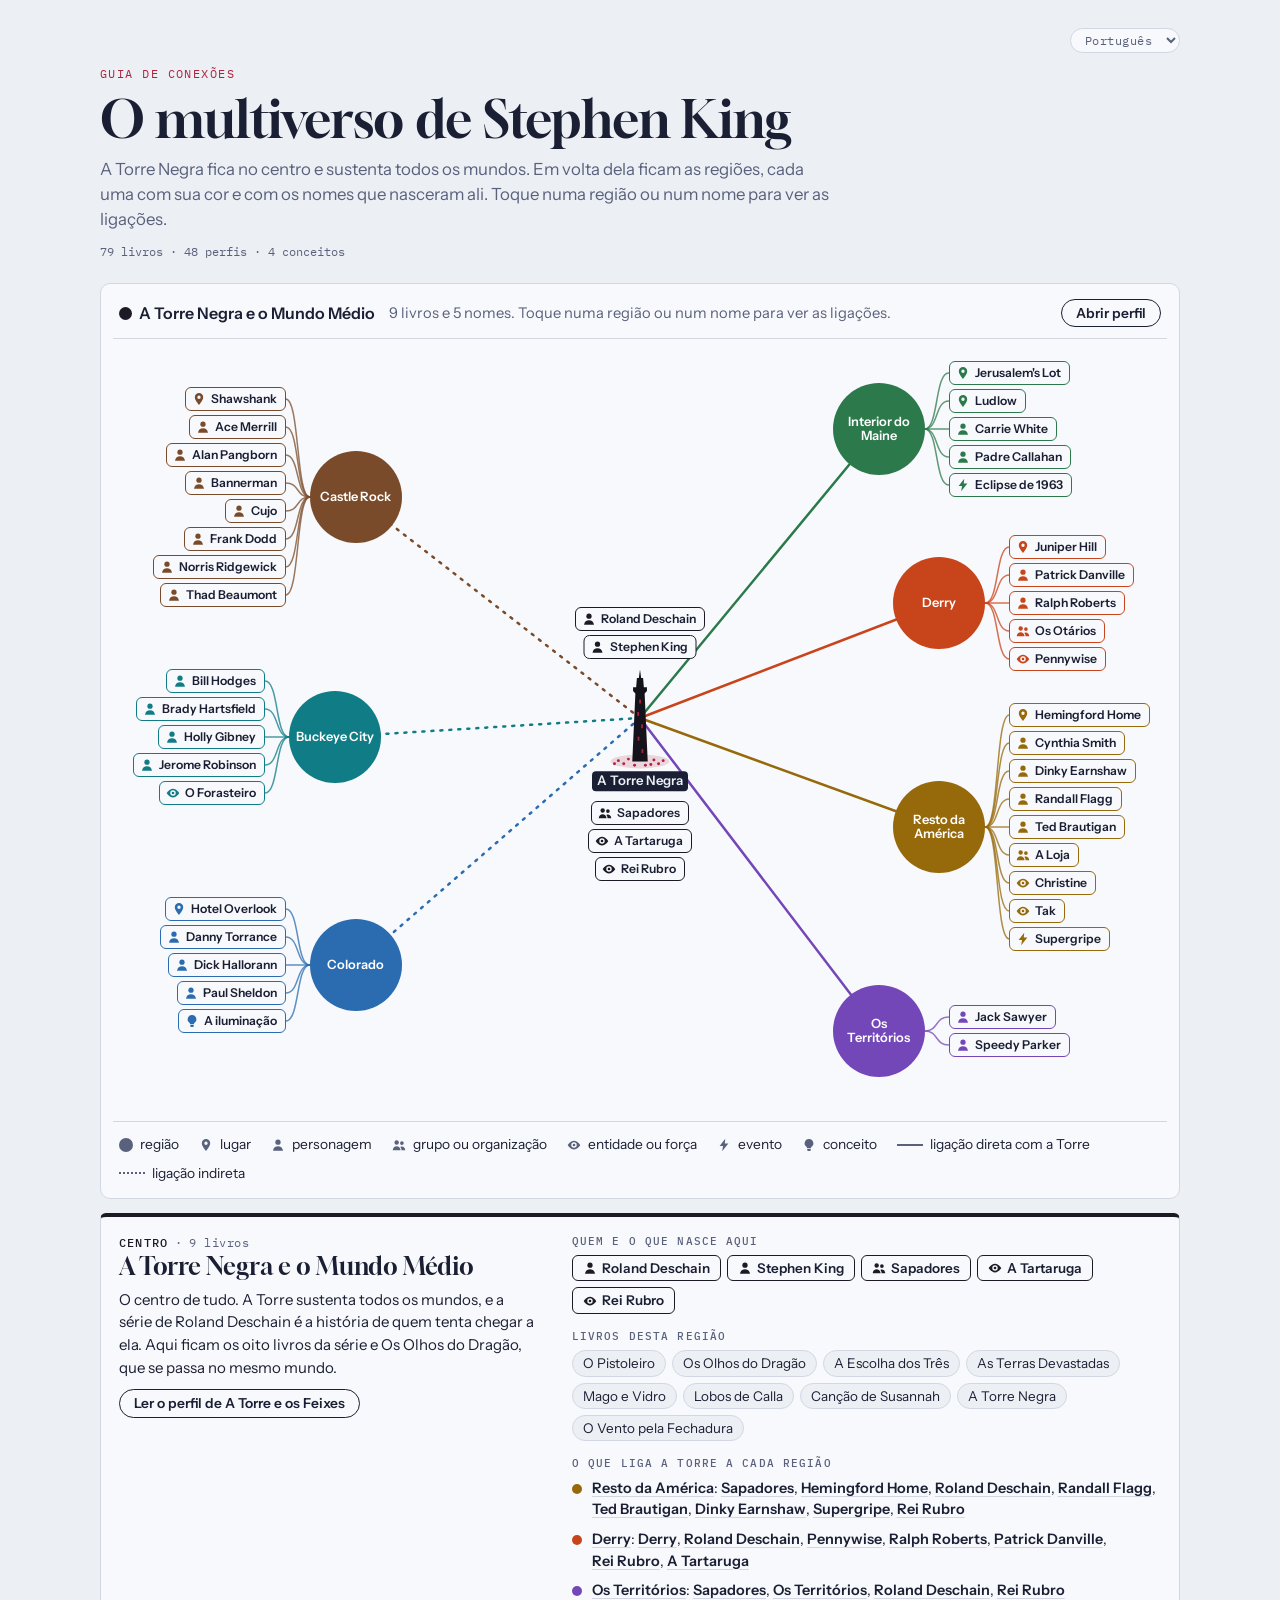
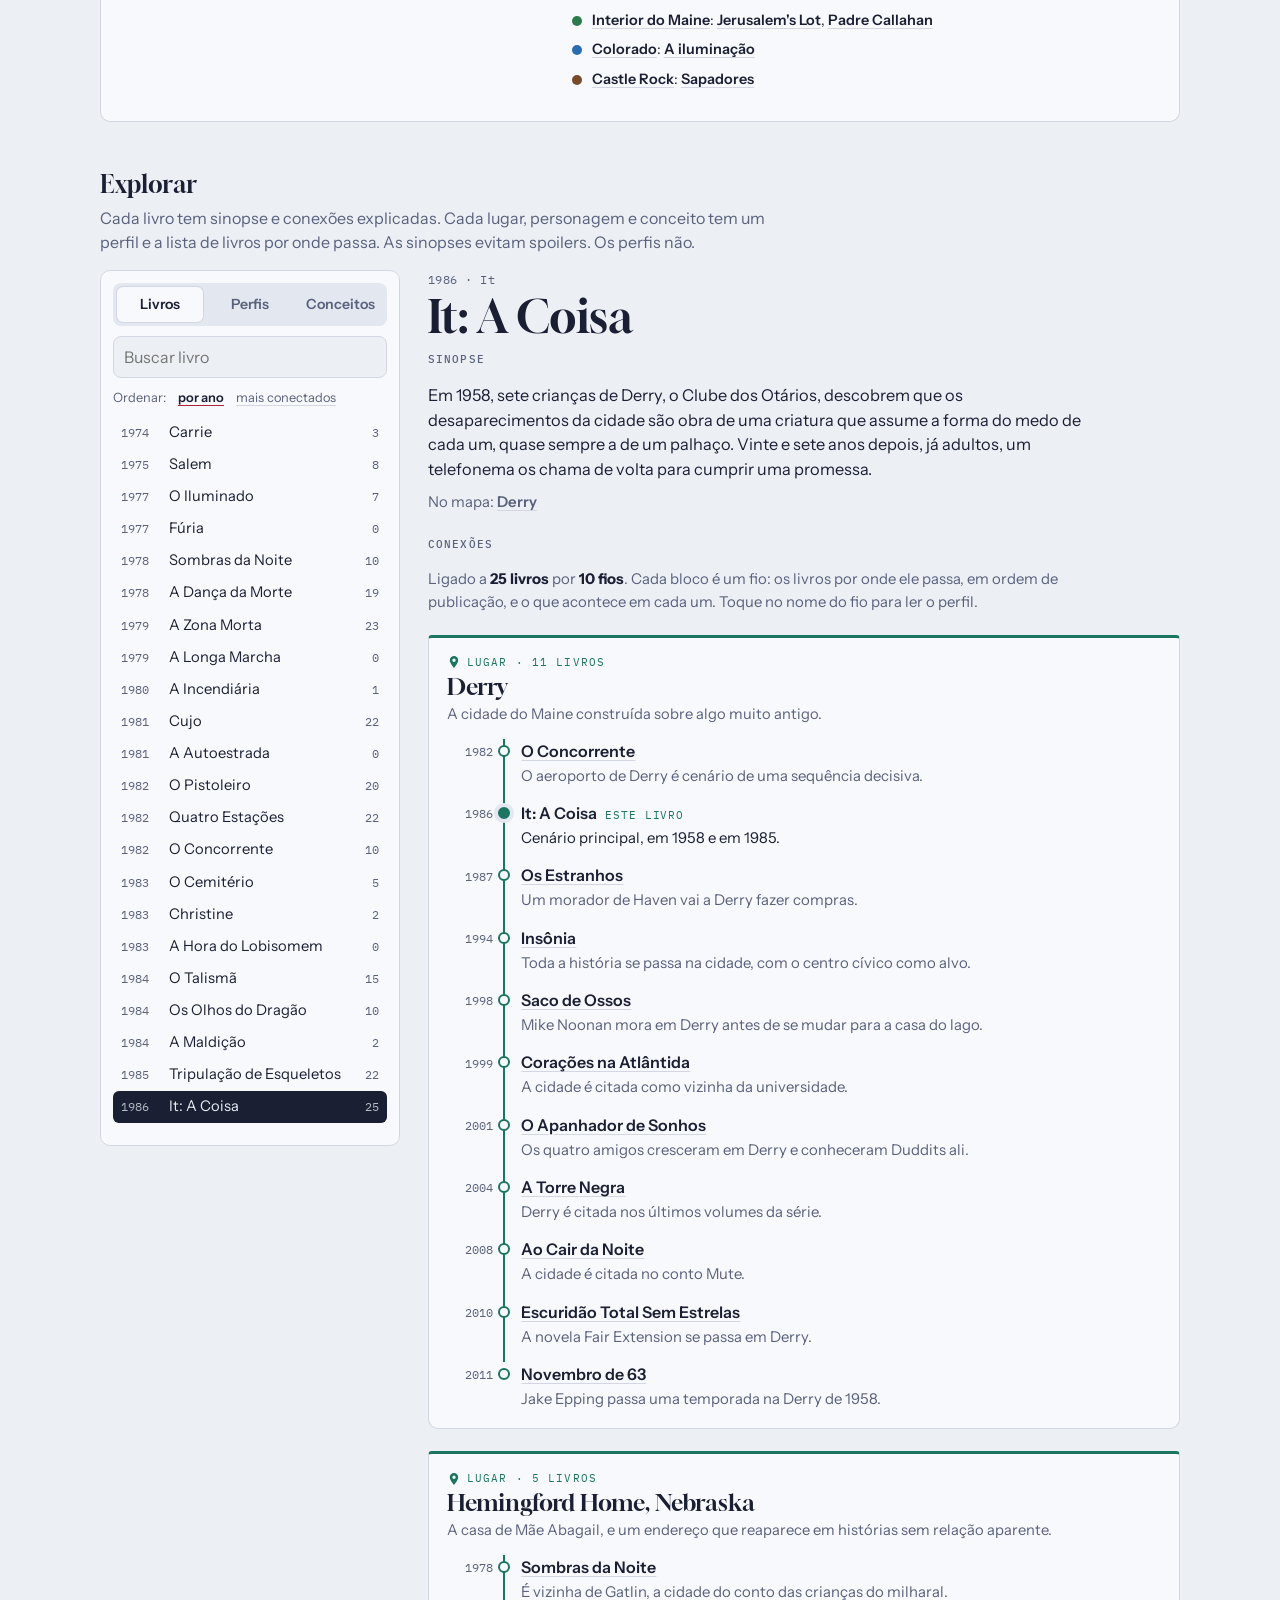
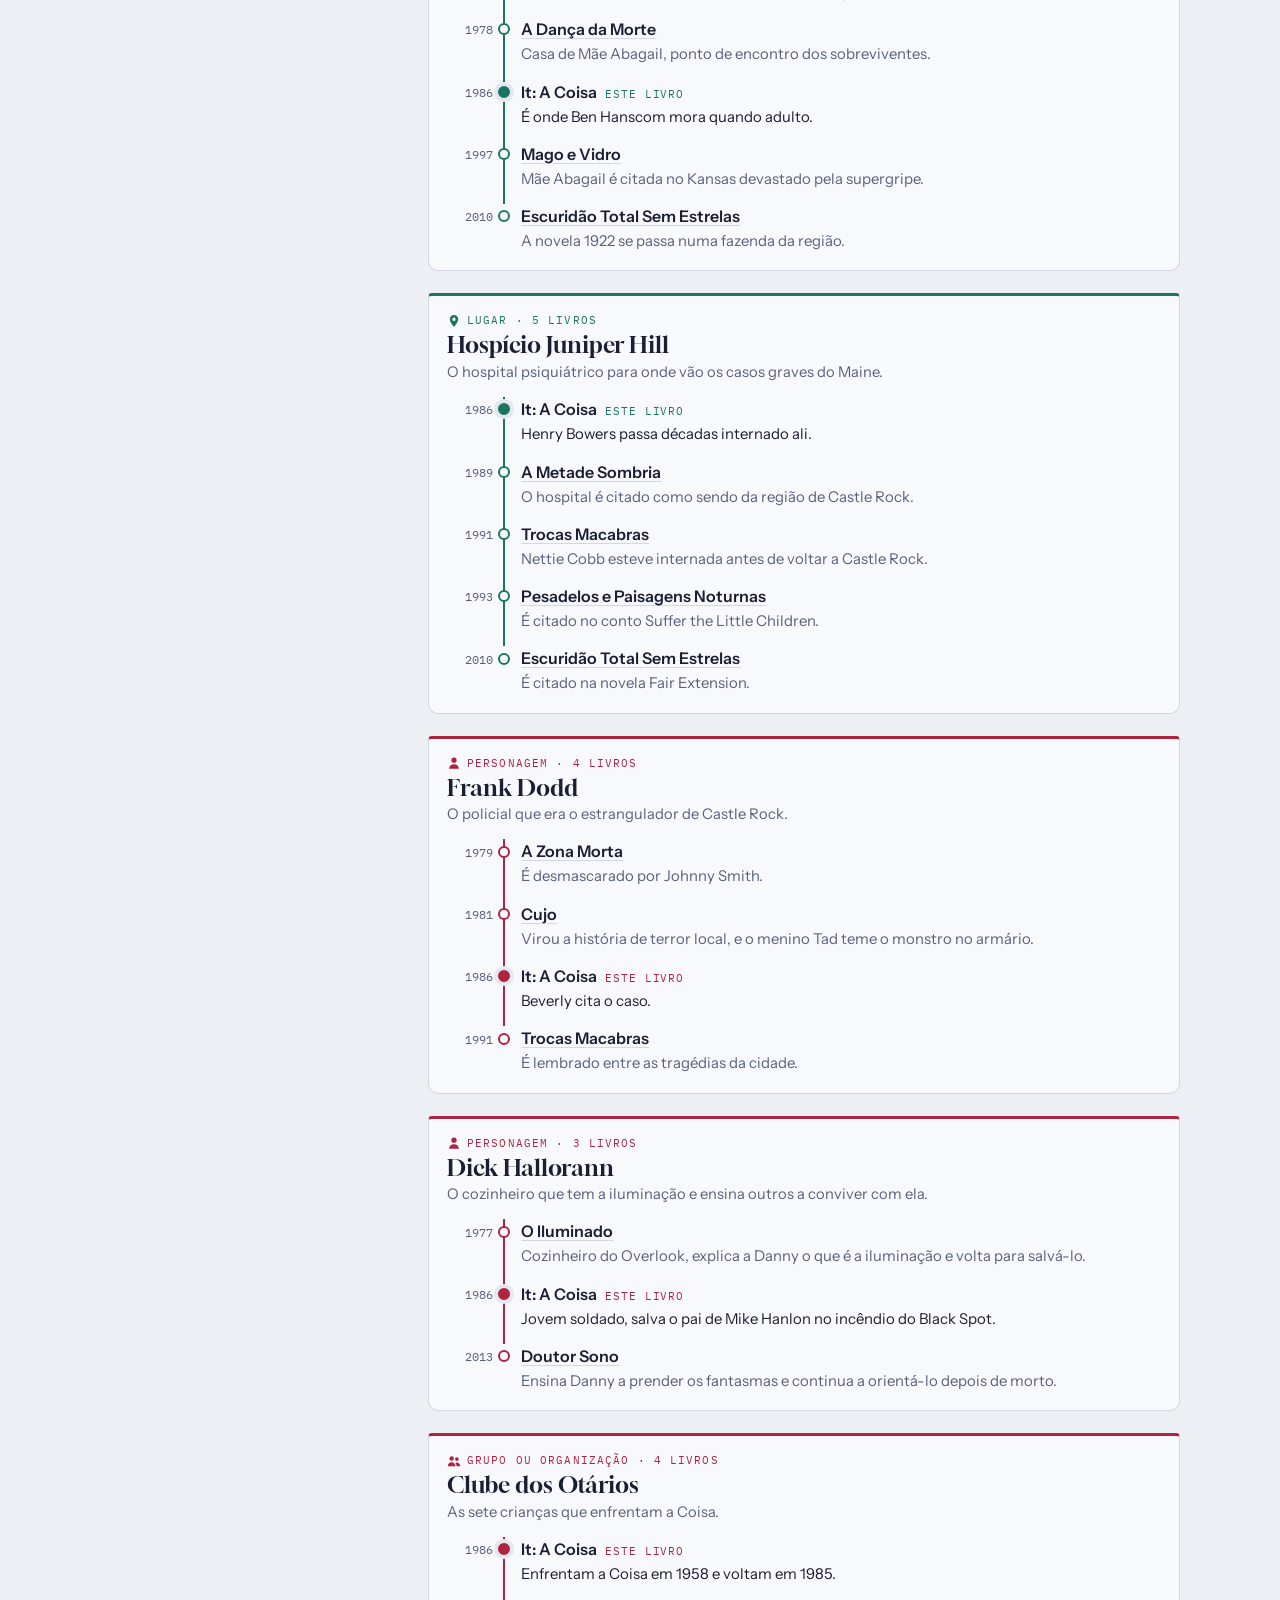
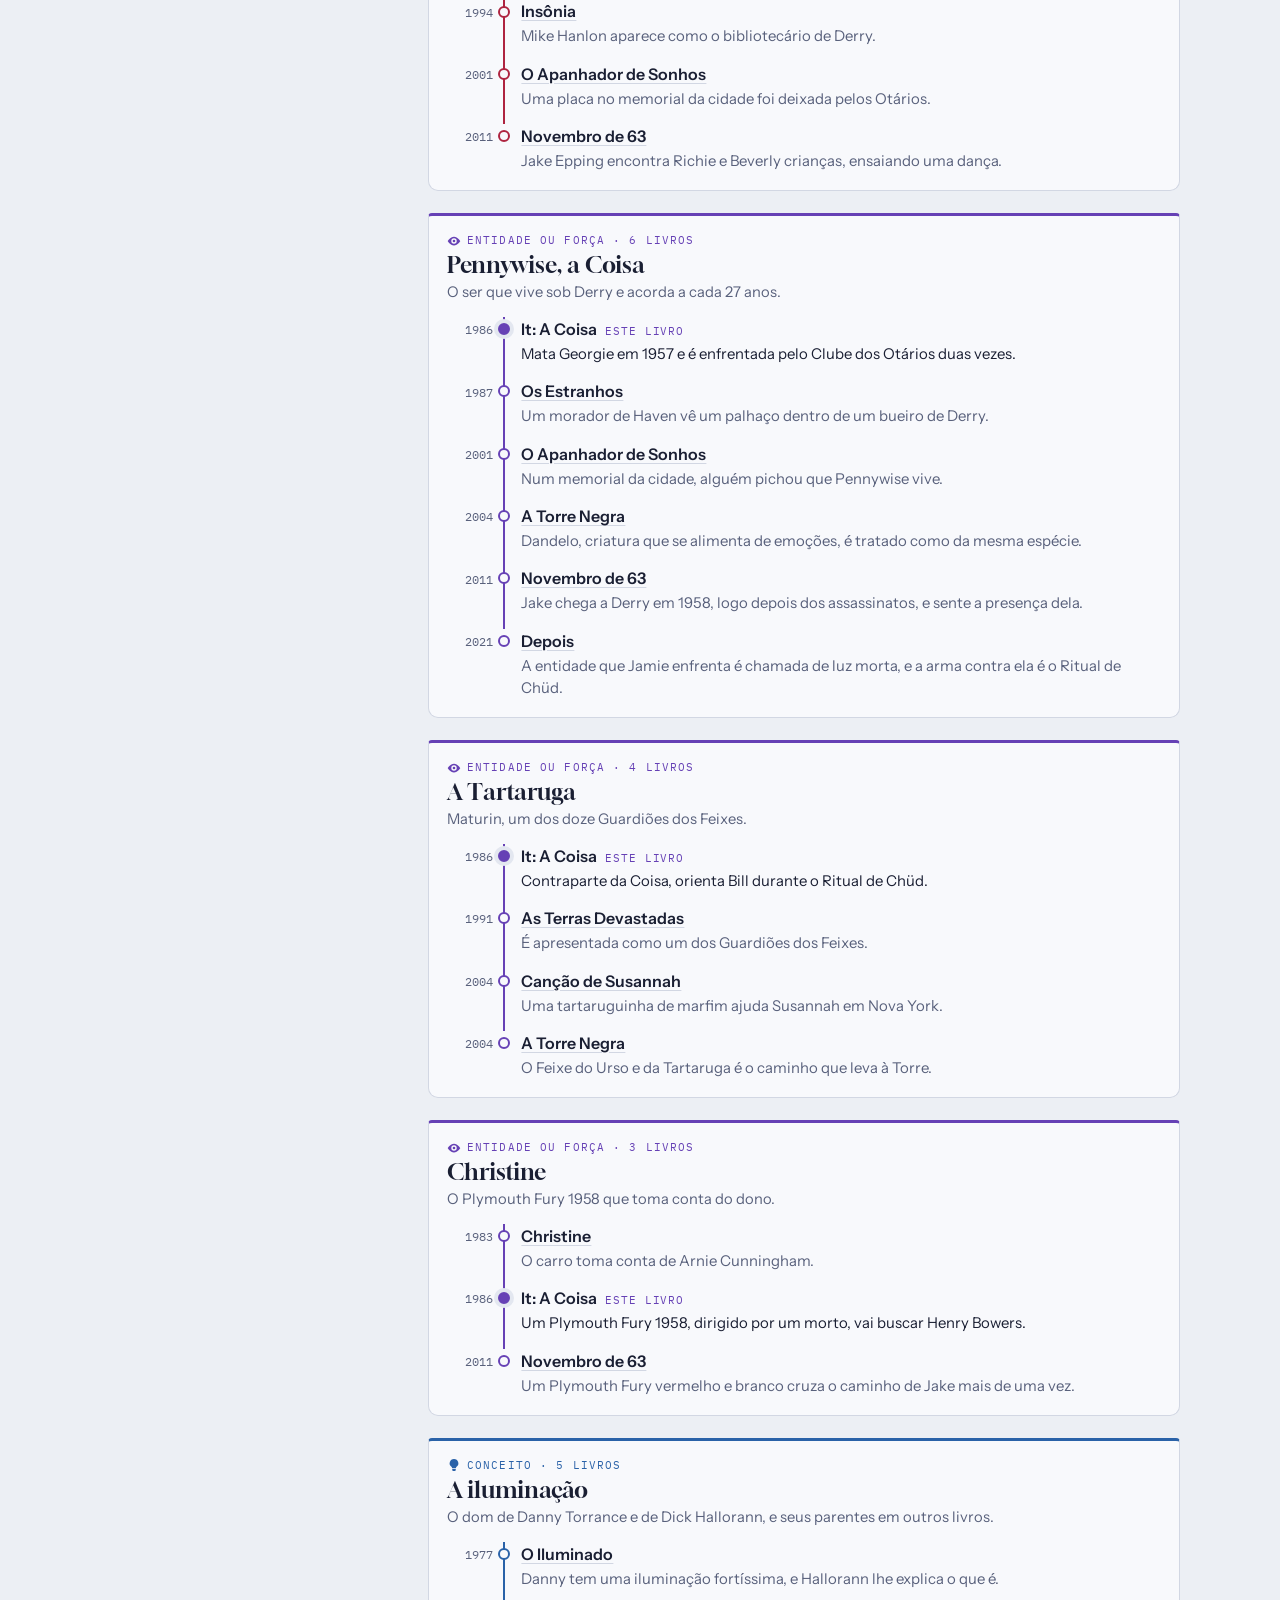
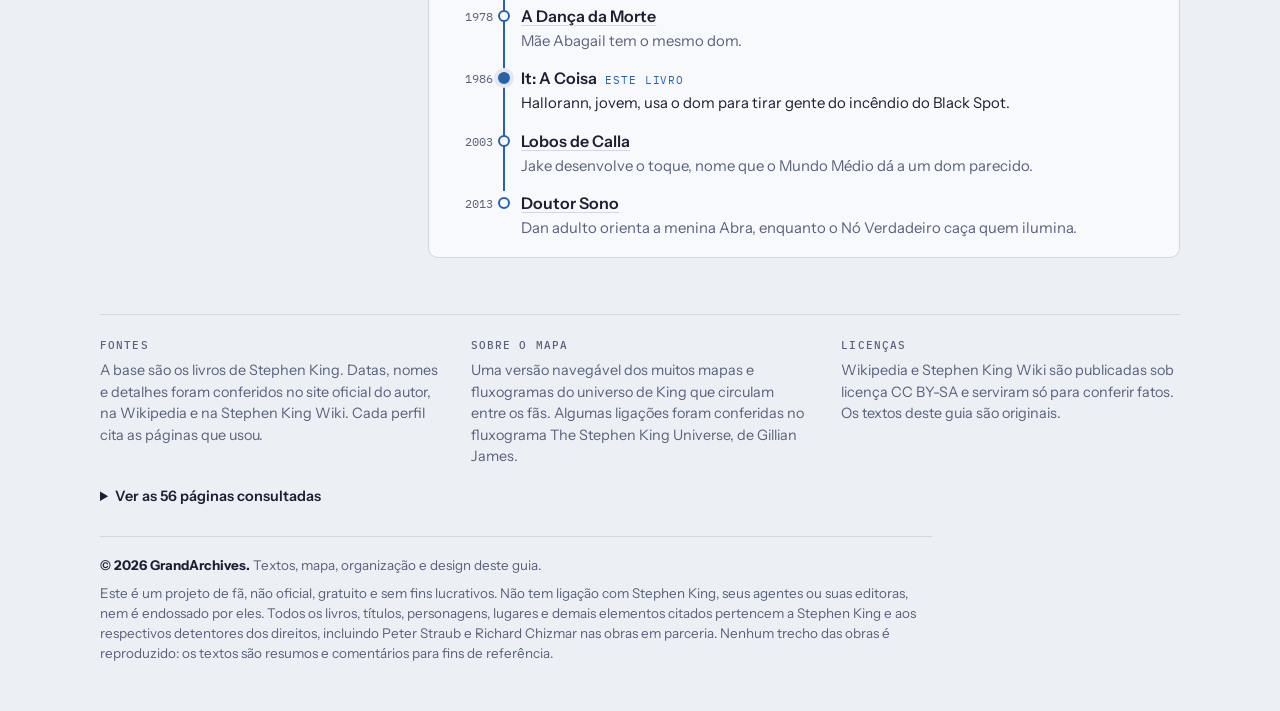
<file: site/index.html>
<!doctype html>
<html lang="pt-BR">
<head>
<meta charset="utf-8">
<meta name="viewport" content="width=device-width,initial-scale=1,viewport-fit=cover">
<title>Multiverso Stephen King: guia de conexões | GrandArchives</title>
<meta name="description" content="Guia interativo das conexões do multiverso de Stephen King: mapa navegável com a Torre Negra no centro, sinopses de todos os livros e perfis de personagens, lugares e conceitos.">
<link rel="canonical" href="https://grand-archives.github.io/stephen-king/">
<meta property="og:type" content="website">
<meta property="og:site_name" content="GrandArchives">
<meta property="og:locale" content="pt_BR">
<meta property="og:locale:alternate" content="en_US">
<meta property="og:title" content="Multiverso Stephen King: guia de conexões | GrandArchives">
<meta property="og:description" content="Guia interativo das conexões do multiverso de Stephen King: mapa navegável com a Torre Negra no centro, sinopses de todos os livros e perfis de personagens, lugares e conceitos.">
<meta property="og:url" content="https://grand-archives.github.io/stephen-king/">
<link rel="alternate" hreflang="pt-BR" href="https://grand-archives.github.io/stephen-king/">
<link rel="alternate" hreflang="en" href="https://grand-archives.github.io/stephen-king/en/">
<link rel="alternate" hreflang="x-default" href="https://grand-archives.github.io/stephen-king/">
<link rel="icon" href="assets/icons/favicon.ico" sizes="any">
<link rel="icon" href="assets/icons/favicon.svg" type="image/svg+xml">
<link rel="apple-touch-icon" href="assets/icons/apple-touch-icon.png">
<link rel="preconnect" href="https://fonts.googleapis.com">
<link rel="preconnect" href="https://fonts.gstatic.com" crossorigin>
<link rel="stylesheet" href="https://fonts.googleapis.com/css2?family=Gloock&family=IBM+Plex+Mono:wght@400;500&family=Instrument+Sans:wght@400;500;600&display=swap">
<link rel="stylesheet" href="css/style.css">
<script src="js/app.js" defer></script>
</head>
<body>
<div id="app"></div>
<noscript>Este guia precisa de JavaScript para funcionar. Ative o JavaScript no navegador e recarregue a página.</noscript>
</body>
</html>
</file>
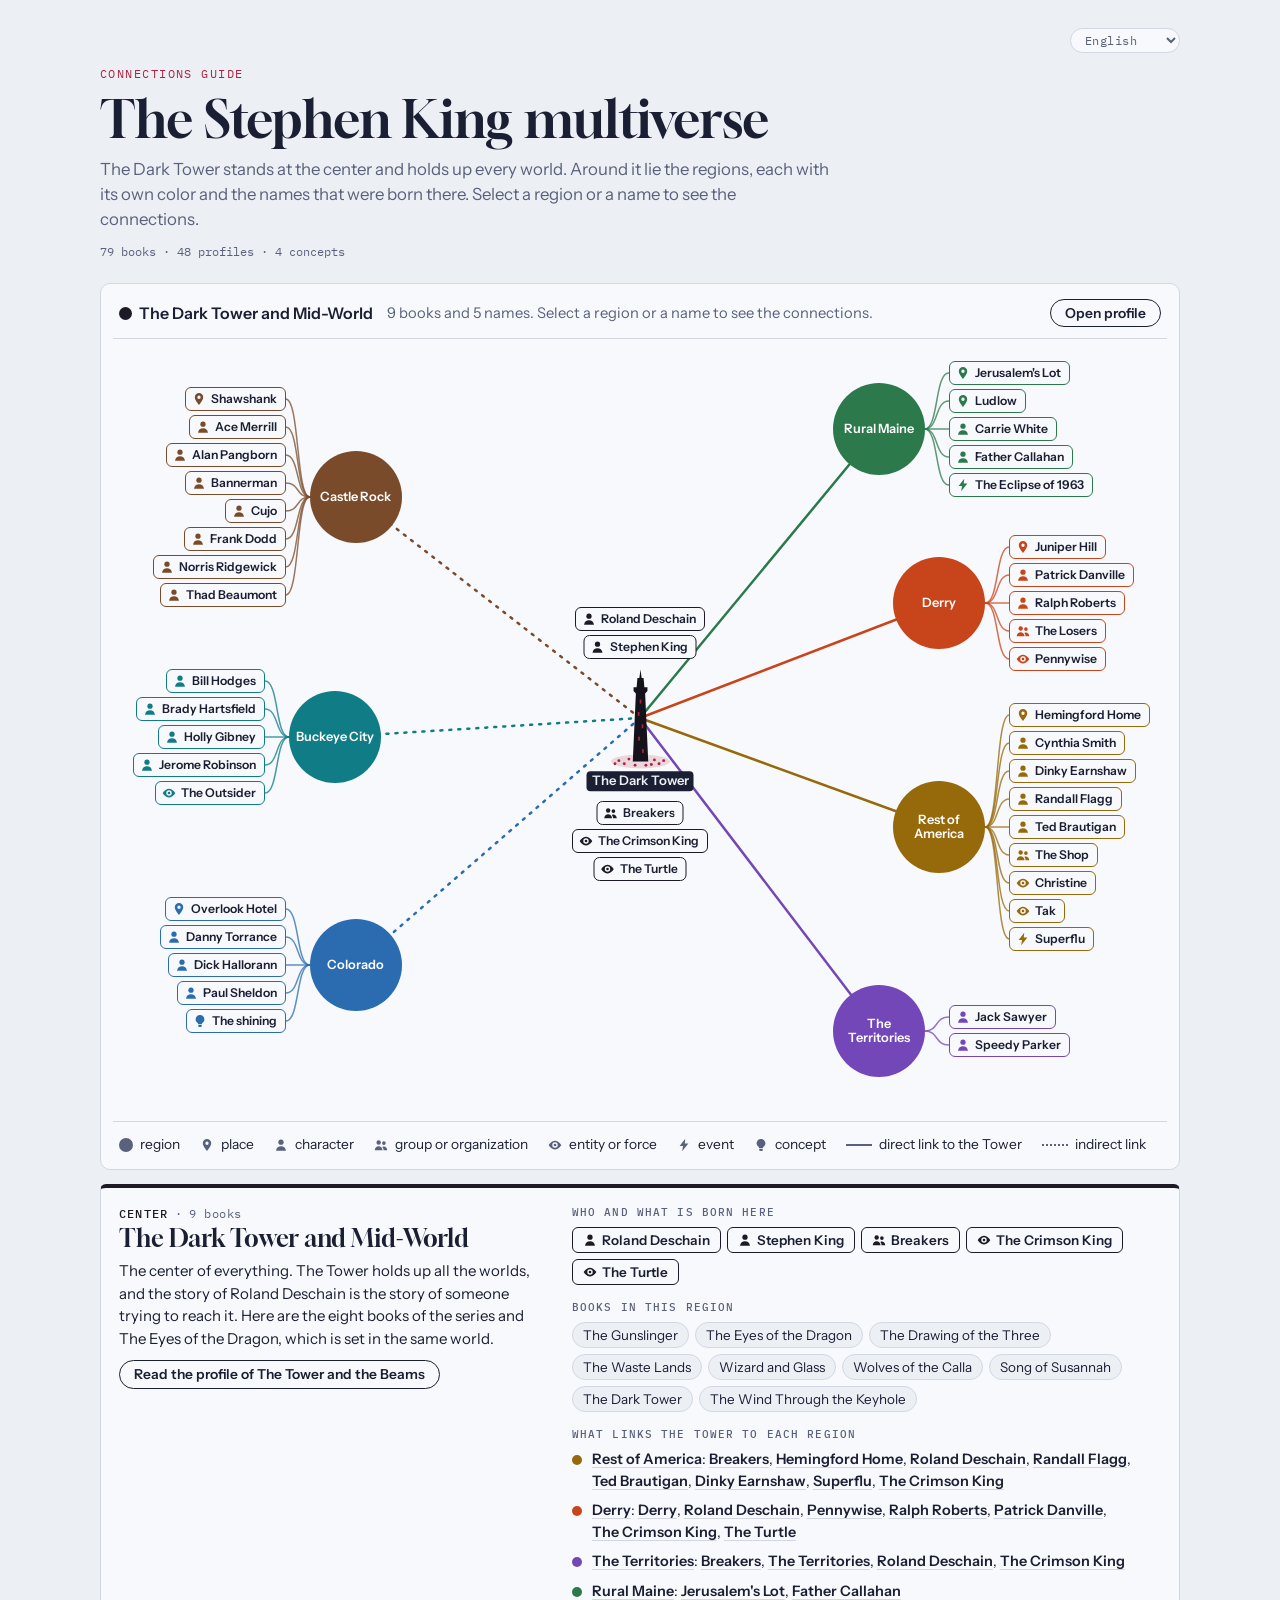
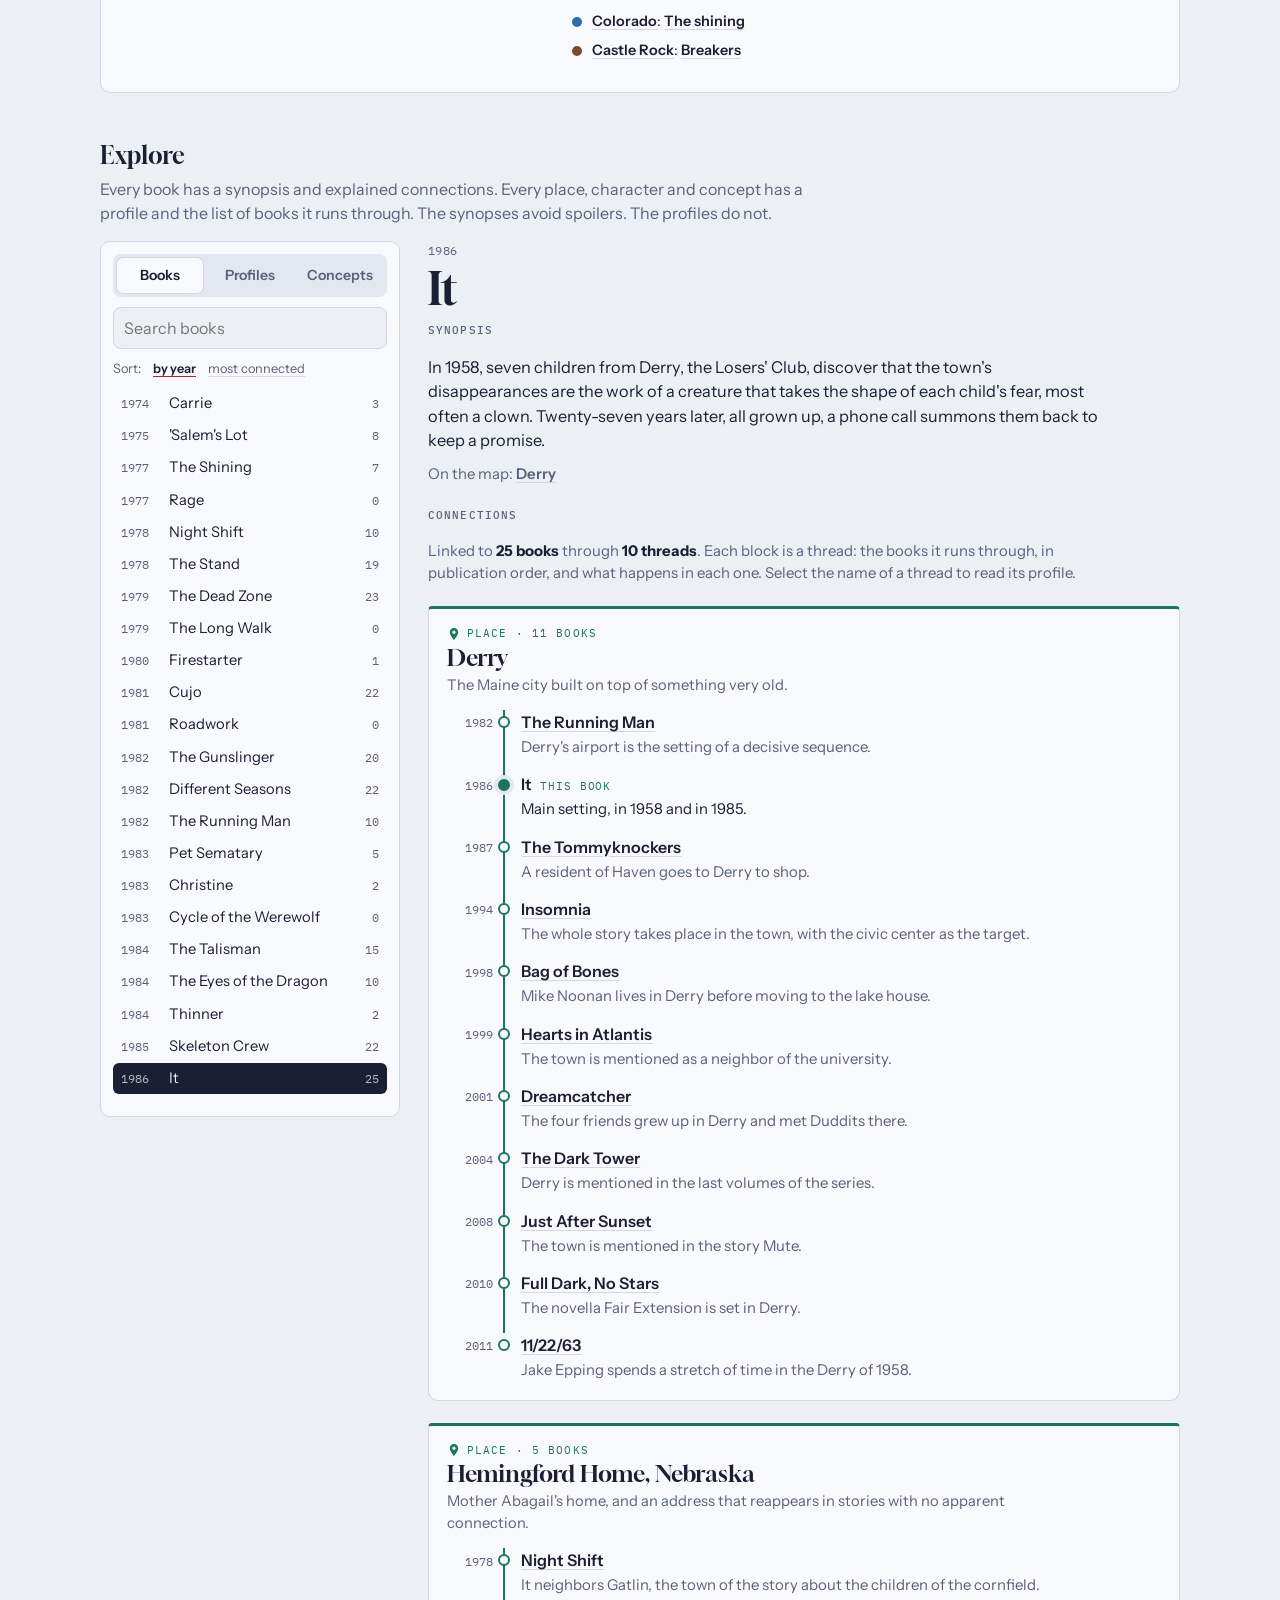
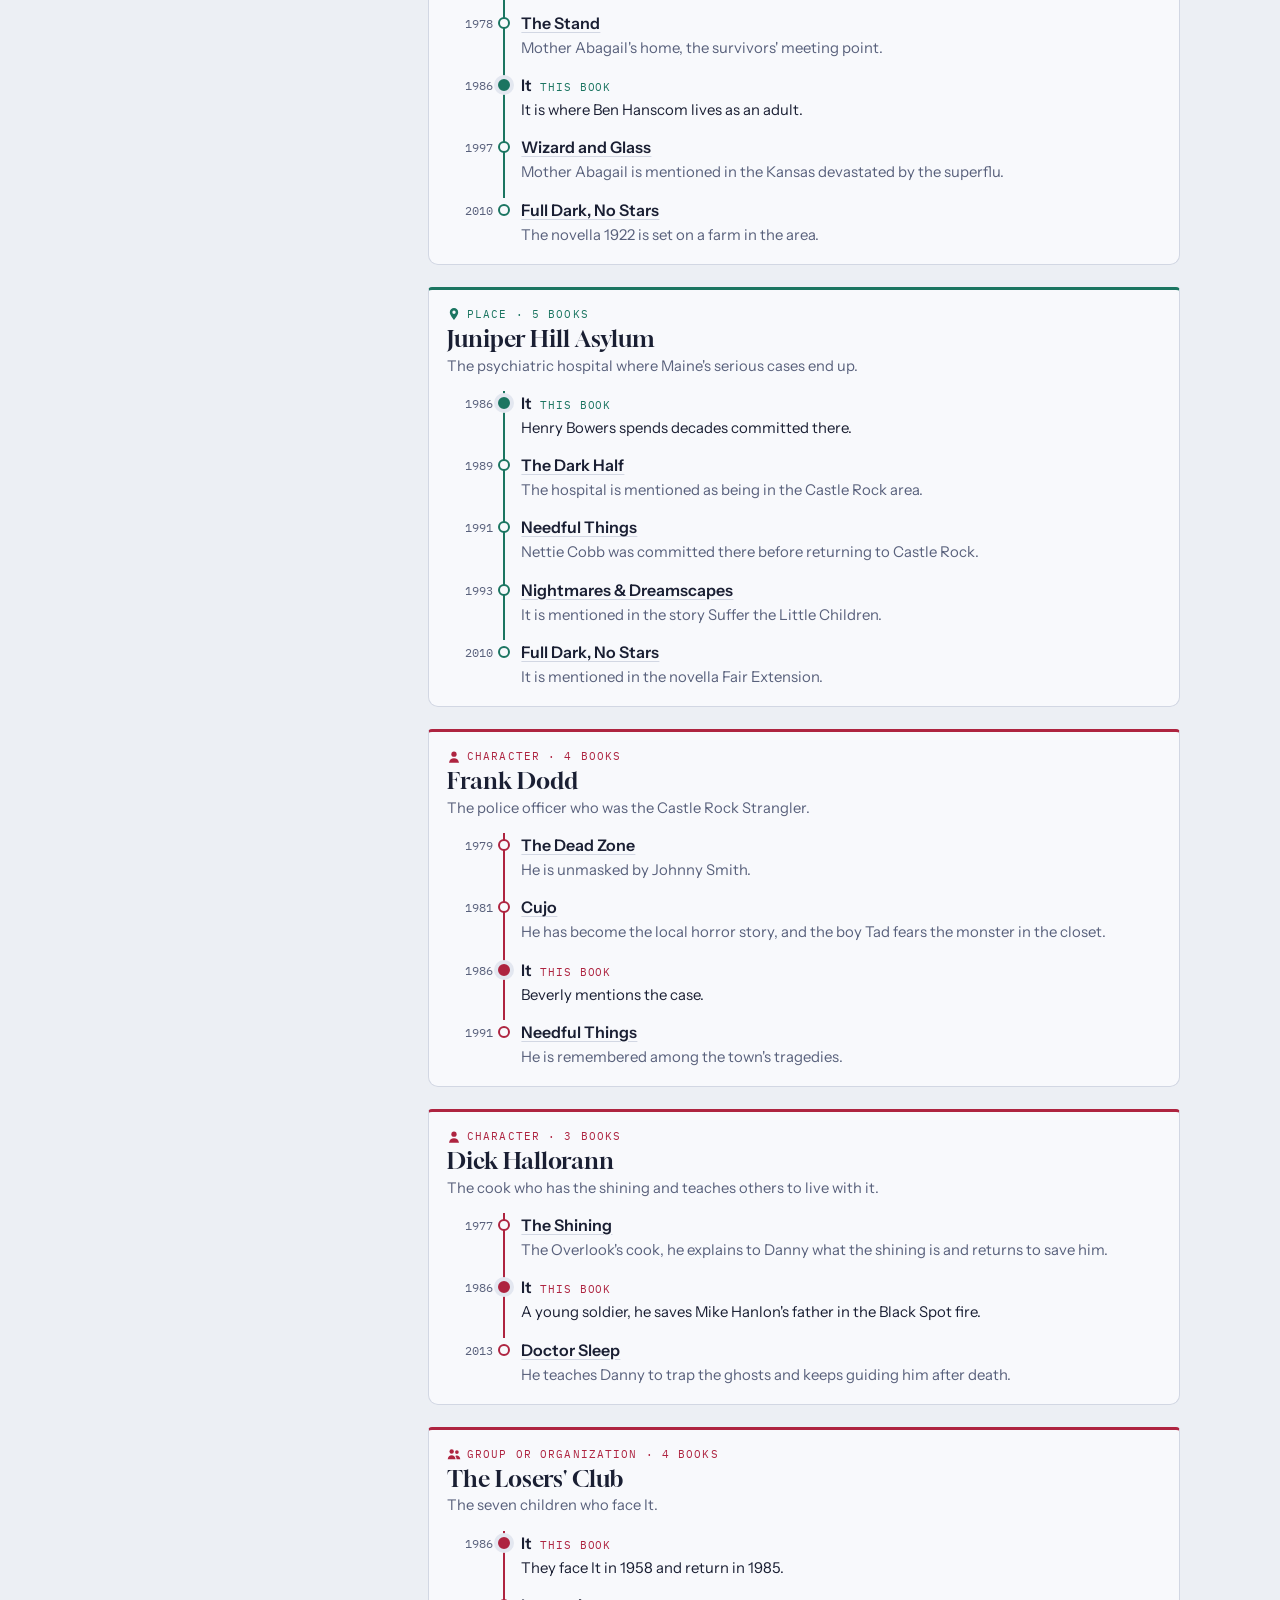
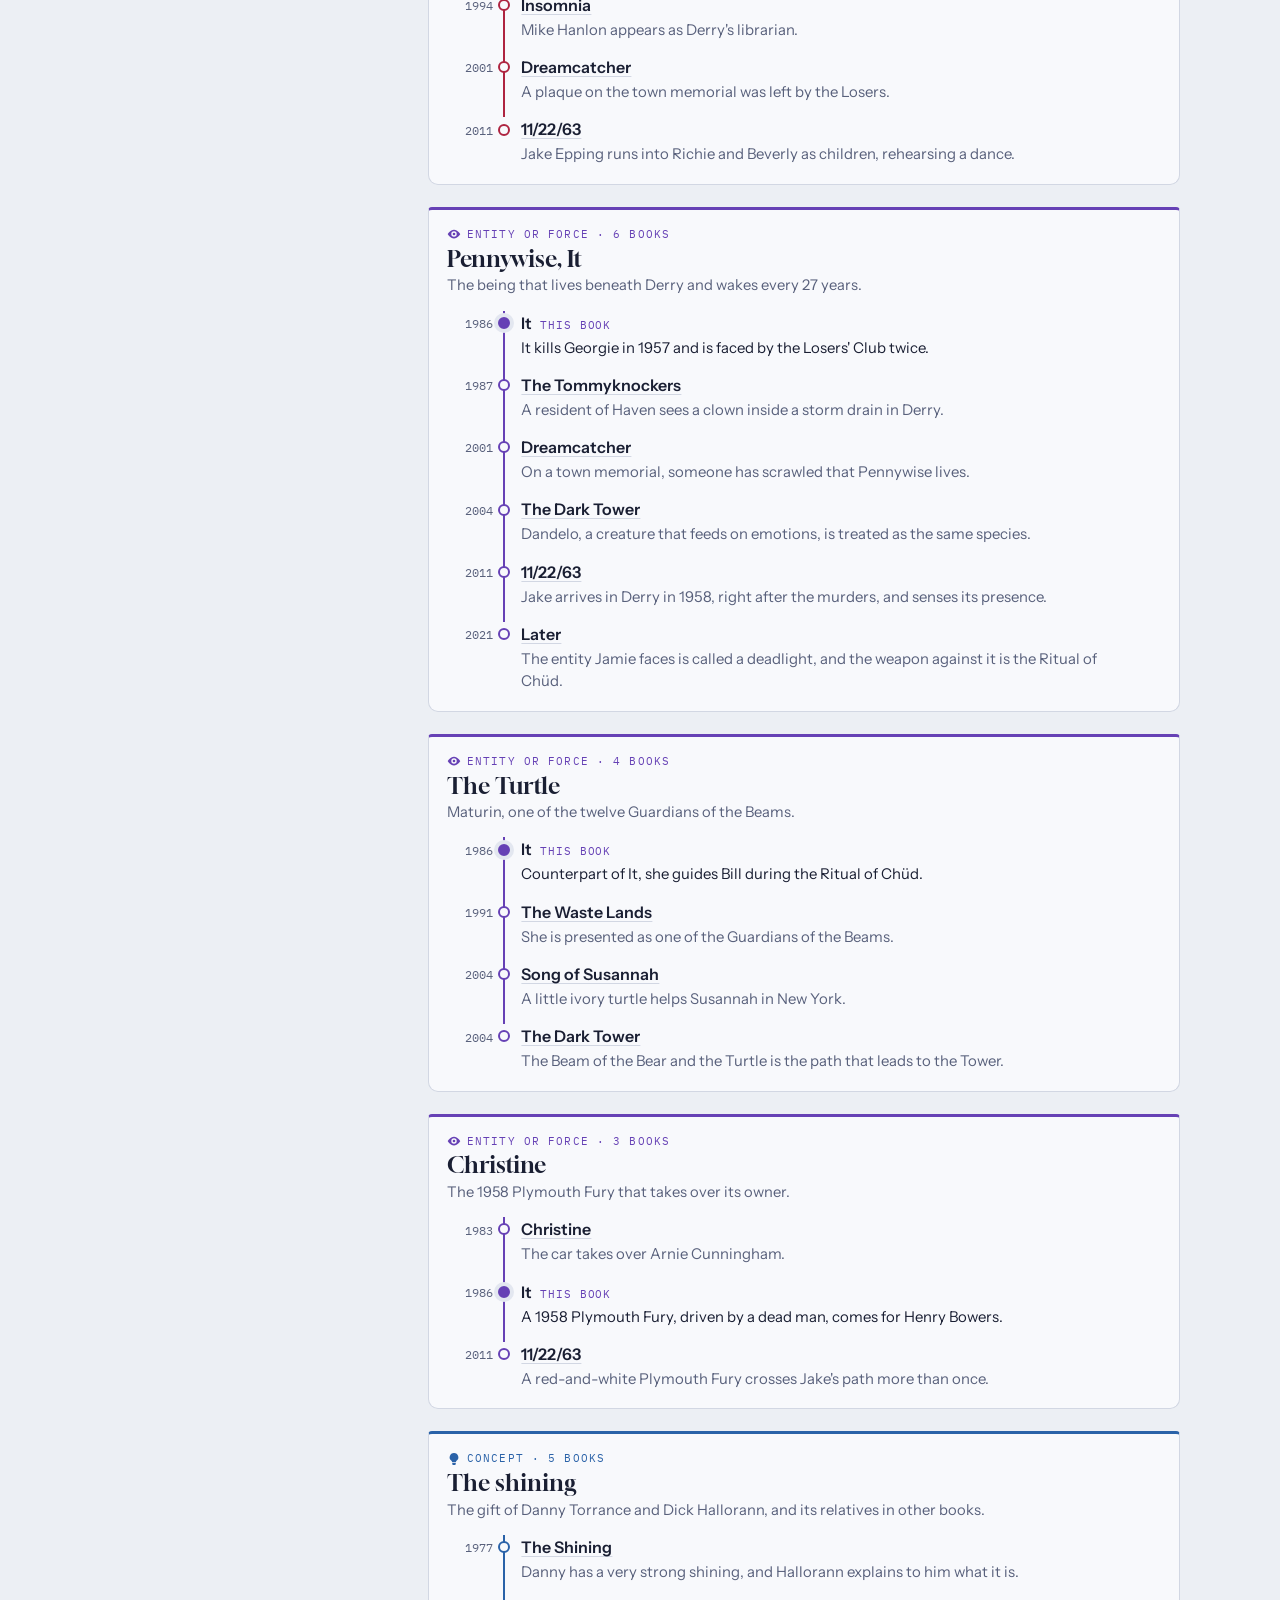
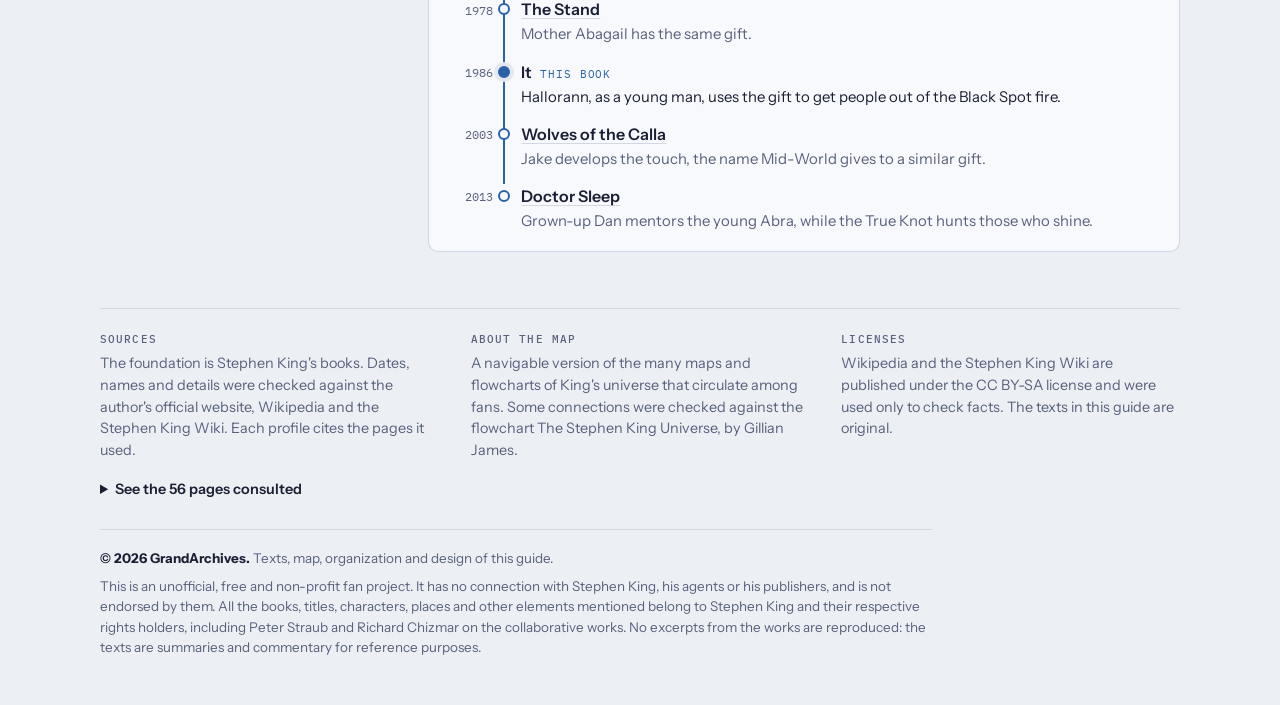
<file: site/en/index.html>
<!doctype html>
<html lang="en">
<head>
<meta charset="utf-8">
<meta name="viewport" content="width=device-width,initial-scale=1,viewport-fit=cover">
<title>Stephen King Multiverse: connections guide | GrandArchives</title>
<meta name="description" content="Interactive guide to the connections of Stephen King's multiverse: a navigable map with the Dark Tower at the center, synopses of every book and profiles of characters, places and concepts.">
<link rel="canonical" href="https://grand-archives.github.io/stephen-king/en/">
<meta property="og:type" content="website">
<meta property="og:site_name" content="GrandArchives">
<meta property="og:locale" content="en_US">
<meta property="og:locale:alternate" content="pt_BR">
<meta property="og:title" content="Stephen King Multiverse: connections guide | GrandArchives">
<meta property="og:description" content="Interactive guide to the connections of Stephen King's multiverse: a navigable map with the Dark Tower at the center, synopses of every book and profiles of characters, places and concepts.">
<meta property="og:url" content="https://grand-archives.github.io/stephen-king/en/">
<link rel="alternate" hreflang="pt-BR" href="https://grand-archives.github.io/stephen-king/">
<link rel="alternate" hreflang="en" href="https://grand-archives.github.io/stephen-king/en/">
<link rel="alternate" hreflang="x-default" href="https://grand-archives.github.io/stephen-king/">
<link rel="icon" href="../assets/icons/favicon.ico" sizes="any">
<link rel="icon" href="../assets/icons/favicon.svg" type="image/svg+xml">
<link rel="apple-touch-icon" href="../assets/icons/apple-touch-icon.png">
<link rel="preconnect" href="https://fonts.googleapis.com">
<link rel="preconnect" href="https://fonts.gstatic.com" crossorigin>
<link rel="stylesheet" href="https://fonts.googleapis.com/css2?family=Gloock&family=IBM+Plex+Mono:wght@400;500&family=Instrument+Sans:wght@400;500;600&display=swap">
<link rel="stylesheet" href="../css/style.css">
<script src="../js/app.js" defer></script>
</head>
<body>
<div id="app"></div>
<noscript>This guide needs JavaScript to work. Enable JavaScript in your browser and reload the page.</noscript>
</body>
</html>
</file>
<file: site/css/style.css>
:root{color-scheme:light;box-sizing:border-box;padding-top:env(safe-area-inset-top,0px);padding-bottom:env(safe-area-inset-bottom,0px)}html{scroll-padding-top:env(safe-area-inset-top,0px)}body{margin:0;padding:0;font:14px -apple-system,BlinkMacSystemFont,sans-serif;background:#fff;color:#000}img{max-width:100%}[hidden]:not([hidden=until-found i]){display:none!important}
/* Layout: 3x3 grid map with the Tower in the middle; each region is a colored ball with its characters and places around it; a fixed drawer at the bottom explains the selection. Below, picker + reading panel. */
:root{
  --bg:#eceff4; --surface:#f8f9fc; --ink:#1a1f33; --muted:#59617c; --line:#d2d7e3; --tint:#e3e7f0;
  --rose:#ae2440; --pine:#1b7561; --violet:#6641b5; --amber:#8a5a08; --blue:#2a62a8;
  --tower:#14121b; --tower-edge:transparent; --on-hub:#ffffff;
  /* color of each region: f = fill, l = line and border */
  --f-torre:#1d1a26; --f-derry:#c8451b; --f-castle:#7a4b2a; --f-maine:#2c7a4b; --f-colorado:#2b6cb0; --f-america:#96690a; --f-territorios:#7447b8; --f-holly:#0f7c86;
  --l-torre:#1d1a26; --l-derry:#c8451b; --l-castle:#7a4b2a; --l-maine:#2c7a4b; --l-colorado:#2b6cb0; --l-america:#96690a; --l-territorios:#7447b8; --l-holly:#0f7c86;
  --display:"Gloock",Georgia,"Times New Roman",serif;
  --body:"Instrument Sans",system-ui,-apple-system,"Segoe UI",sans-serif;
  --mono:"IBM Plex Mono",ui-monospace,Menlo,Consolas,monospace;
}
@media (prefers-color-scheme: dark){
  :root:not([data-theme="light"]){
    --bg:#131220; --surface:#1c1b2c; --ink:#eceaf6; --muted:#a3a1bb; --line:#33324a; --tint:#262539;
    --rose:#ff8097; --pine:#62d2b6; --violet:#b9a0ff; --amber:#efbb62; --blue:#86b4f2;
    --tower:#05040a; --tower-edge:#7d7a9c;
    --l-torre:#c9c6de; --l-derry:#ff7d50; --l-castle:#cf9a6c; --l-maine:#5fc98a; --l-colorado:#6aa8ee; --l-america:#e2b344; --l-territorios:#b08cf0; --l-holly:#4cc3cf;
    color-scheme:dark;
  }
}
:root[data-theme="dark"]{
  --bg:#131220; --surface:#1c1b2c; --ink:#eceaf6; --muted:#a3a1bb; --line:#33324a; --tint:#262539;
  --rose:#ff8097; --pine:#62d2b6; --violet:#b9a0ff; --amber:#efbb62; --blue:#86b4f2;
  --tower:#05040a; --tower-edge:#7d7a9c;
  --l-torre:#c9c6de; --l-derry:#ff7d50; --l-castle:#cf9a6c; --l-maine:#5fc98a; --l-colorado:#6aa8ee; --l-america:#e2b344; --l-territorios:#b08cf0; --l-holly:#4cc3cf;
  color-scheme:dark;
}
*{box-sizing:border-box}
body{background:var(--bg);color:var(--ink);font-family:var(--body);font-size:16px;line-height:1.5}
.wrap{max-width:1120px;margin:0 auto;padding-inline:20px;padding-block:28px 40px}
button{font:inherit;color:inherit;background:none;border:0;padding:0;cursor:pointer;text-align:left}
a{color:inherit}
:focus-visible{outline:2px solid var(--rose);outline-offset:2px;border-radius:4px}

.top{display:flex;flex-direction:column;gap:10px;margin-bottom:22px;max-width:46rem}
.eyebrow{font-family:var(--mono);font-size:.75rem;letter-spacing:.12em;text-transform:uppercase;color:var(--rose)}
h1{font-family:var(--display);font-weight:400;font-size:clamp(2rem,5.5vw,3.2rem);line-height:1.05;margin:0;text-wrap:balance}
.lede{margin:0;color:var(--muted);font-size:1.05rem}
.meta{font-family:var(--mono);font-size:.78rem;color:var(--muted)}
.sec{font-family:var(--display);font-weight:400;font-size:1.5rem;margin:0 0 4px}
.sech{margin:44px 0 16px;max-width:44rem}
.sech p{margin:0;color:var(--muted)}

.h-torre{--hc:var(--f-torre);--hl:var(--l-torre)} .h-derry{--hc:var(--f-derry);--hl:var(--l-derry)}
.h-castle{--hc:var(--f-castle);--hl:var(--l-castle)} .h-maine{--hc:var(--f-maine);--hl:var(--l-maine)}
.h-colorado{--hc:var(--f-colorado);--hl:var(--l-colorado)} .h-america{--hc:var(--f-america);--hl:var(--l-america)}
.h-territorios{--hc:var(--f-territorios);--hl:var(--l-territorios)} .h-holly{--hc:var(--f-holly);--hl:var(--l-holly)}

/* map */
.mapbox{background:var(--surface);border:1px solid var(--line);border-radius:10px;padding:12px}
.selbar{display:flex;flex-wrap:wrap;align-items:center;gap:6px 14px;padding:2px 6px 10px;border-bottom:1px solid var(--line);font-size:.92rem;min-height:2.7rem}
.selbar .nm{font-weight:600;display:inline-flex;align-items:center;gap:7px;font-size:1rem}
.selbar .nm .ic{color:var(--hl)}
.selbar .sw2{width:13px;height:13px;border-radius:50%;background:var(--hc)}
.selbar .tx{color:var(--muted);flex:1 1 14rem;min-width:0}
.btn{border:1.5px solid var(--ink);border-radius:999px;padding:3px 14px;font-weight:600;font-size:.86rem;white-space:nowrap}
.btn:hover{background:var(--ink);color:var(--bg)}
.canvas{position:relative;margin:8px auto 0}
#wires{position:absolute;inset:0;width:100%;height:100%;pointer-events:none;z-index:0}
#wires path{fill:none;stroke-linecap:round;transition:opacity .2s}
#wires .trunk{stroke-width:2.5}
#wires .ind{stroke-dasharray:2 7}
#wires .conn{stroke-width:1.5;opacity:.75}
#wires .sel{stroke-width:4;opacity:1}
#wires .faint{opacity:.14}
.hubc{position:absolute;z-index:1;transform:translate(-50%,-50%);width:92px;height:92px;border-radius:50%;background:var(--hc);color:var(--on-hub);
  display:flex;align-items:center;justify-content:center;text-align:center;font-weight:600;font-size:.8rem;line-height:1.15;padding:6px;transition:opacity .2s}
.hubc:hover{filter:brightness(1.12)}
.hubc.on{box-shadow:0 0 0 3px var(--surface),0 0 0 6px var(--ink)}
.hubc.tg{box-shadow:0 0 0 3px var(--surface),0 0 0 6px var(--hl)}
.tower{position:absolute;z-index:1;transform:translate(-50%,-50%);display:flex;flex-direction:column;align-items:center;gap:2px;font-weight:600;font-size:.82rem;white-space:nowrap;padding:2px 6px;border-radius:8px;transition:opacity .2s}
.tower svg{display:block}
.tower .tw{fill:var(--tower);stroke:var(--tower-edge);stroke-width:1}
.tower .win{fill:var(--rose)}
.tower .rs{fill:var(--rose)}
.tower .gr{fill:var(--rose);opacity:.16}
.tower span{background:var(--surface);padding:0 5px;border-radius:4px}
.tower.on span{background:var(--ink);color:var(--bg)}
.tower.tg span{box-shadow:0 0 0 2px var(--hl)}
.leaf{position:absolute;z-index:1;display:inline-flex;align-items:center;gap:5px;height:24px;border:1.5px solid var(--hl);background:var(--surface);color:var(--ink);
  border-radius:6px;padding:0 8px 0 6px;font-size:.76rem;font-weight:600;white-space:nowrap;max-width:148px;transition:opacity .2s}
.leaf span{overflow:hidden;text-overflow:ellipsis}
.leaf .ic{color:var(--hl)}
.leaf.sr{transform:translate(0,-50%)} .leaf.sl{transform:translate(-100%,-50%)} .leaf.sm{transform:translate(-50%,-50%)}
.leaf:hover{background:var(--tint)}
.leaf.on{background:var(--hl);border-color:var(--hl);color:var(--surface)}
.leaf.on .ic{color:var(--surface)}
.hubc.dim,.tower.dim,.leaf.dim{opacity:.26}
.compact .leaf{display:none}
.compact .hubc{width:78px;height:78px;font-size:.72rem}
.ic{width:14px;height:14px;flex:none;fill:currentColor}
.lgd{display:flex;flex-wrap:wrap;gap:8px 20px;margin-top:10px;padding:12px 6px 2px;border-top:1px solid var(--line);font-size:.86rem}
.lgd span{display:inline-flex;align-items:center;gap:7px}
.lgd .ic{color:var(--muted)}
.lgd i{display:inline-block;width:26px;height:0;border-top:2.5px solid var(--muted)}
.lgd i.ld{border-top-style:dotted}
.lgd i.bo{width:14px;height:14px;border:0;border-radius:50%;background:var(--muted)}
.hint{margin:8px 6px 0;font-size:.84rem;color:var(--muted)}

.panel{margin-top:14px;background:var(--surface);border:1px solid var(--line);border-top:4px solid var(--hl,var(--ink));border-radius:6px 6px 10px 10px;padding:16px 18px 18px;
  display:grid;grid-template-columns:minmax(0,5fr) minmax(0,7fr);gap:12px 32px}
.panel h3{font-family:var(--display);font-weight:400;font-size:1.5rem;line-height:1.15;margin:2px 0 8px}
.panel h4,.detail h4,.credits h4{font-family:var(--mono);font-weight:500;font-size:.7rem;letter-spacing:.1em;text-transform:uppercase;color:var(--muted);margin:0 0 6px}
.panel p{margin:0 0 10px;font-size:.94rem}
.panel .col{min-width:0}
.kick{font-family:var(--mono);font-size:.78rem;color:var(--muted);letter-spacing:.04em;display:flex;align-items:center;gap:6px;flex-wrap:wrap}
.kick b{color:var(--c,var(--hl,var(--pine)));font-weight:500;text-transform:uppercase;letter-spacing:.1em}
.kick .ic{color:var(--c,var(--hl,var(--pine)))}
.chips{display:flex;flex-wrap:wrap;gap:6px;margin-bottom:14px}
.chip{display:inline-flex;align-items:center;gap:5px;border:1px solid var(--line);border-radius:999px;padding:2px 10px;font-size:.84rem;background:var(--bg)}
.chip:hover{border-color:var(--ink)}
.chip.ech{border-radius:6px;border:1.5px solid var(--hl);background:var(--surface);font-weight:600}
.chip.ech .ic{color:var(--hl)}
.chip.ech.on{background:var(--hl);color:var(--surface)}
.chip.ech.on .ic{color:var(--surface)}
.refs{list-style:none;margin:0 0 12px;padding:0;display:flex;flex-direction:column;gap:8px;font-size:.9rem}
.refs li{display:grid;grid-template-columns:12px minmax(0,1fr);gap:8px;align-items:baseline}
.refs .sw{width:10px;height:10px;border-radius:50%;background:var(--hl);transform:translateY(1px)}
.refs span.n{color:var(--muted)}
.lk{text-decoration:underline;text-decoration-color:var(--line);text-underline-offset:3px;font-weight:600}
.lk:hover{text-decoration-color:var(--rose)}

dialog#reader{width:min(48rem,calc(100vw - 20px));max-height:calc(100vh - 28px);border:1px solid var(--line);border-radius:12px;background:var(--bg);color:var(--ink);padding:0;overflow:auto;overscroll-behavior:contain}
dialog#reader::backdrop{background:rgba(8,8,24,.6)}
.rbar{position:sticky;top:0;z-index:2;display:flex;justify-content:flex-end;padding:10px 14px;background:var(--bg);border-bottom:1px solid var(--line)}
#rbody{padding:18px 20px 28px}

/* explore */
.grid{display:grid;grid-template-columns:300px minmax(0,1fr);gap:28px;align-items:start}
.pick{position:sticky;top:calc(env(safe-area-inset-top,0px) + 12px);display:flex;flex-direction:column;gap:10px;
  background:var(--surface);border:1px solid var(--line);border-radius:10px;padding:12px;max-height:calc(100vh - 24px)}
.tabs{display:grid;grid-template-columns:1fr 1fr 1fr;gap:4px;background:var(--tint);padding:4px;border-radius:8px}
.tabs button{text-align:center;padding:7px 0;border-radius:6px;font-weight:600;font-size:.88rem;color:var(--muted)}
.tabs button[aria-selected="true"]{background:var(--surface);color:var(--ink);box-shadow:0 0 0 1px var(--line)}
#q{width:100%;font:inherit;padding:8px 10px;border:1px solid var(--line);border-radius:8px;background:var(--bg);color:var(--ink)}
.sort{display:flex;gap:12px;font-size:.8rem;color:var(--muted);align-items:center}
.sort button{color:var(--muted);text-decoration:underline;text-underline-offset:3px;text-decoration-color:var(--line)}
.sort button[aria-pressed="true"]{color:var(--ink);font-weight:600;text-decoration-color:var(--rose)}
.list{overflow-y:auto;min-height:0;display:flex;flex-direction:column;gap:1px;margin:0 -4px;padding:0 4px}
.list h4{margin:10px 0 2px;font-family:var(--mono);font-weight:500;font-size:.7rem;letter-spacing:.1em;text-transform:uppercase;color:var(--c)}
.item{display:grid;grid-template-columns:2.6rem minmax(0,1fr) auto;gap:6px;align-items:baseline;padding:6px 8px;border-radius:6px;width:100%}
.item:hover{background:var(--tint)}
.item[aria-current="true"]{background:var(--ink);color:var(--bg)}
.item[aria-current="true"] .y,.item[aria-current="true"] .n{color:inherit;opacity:.75}
.item .y,.item .n{font-family:var(--mono);font-size:.74rem;color:var(--muted);font-variant-numeric:tabular-nums}
.item .t{font-size:.92rem;line-height:1.3}
.item.th{grid-template-columns:14px minmax(0,1fr) auto;align-items:center}
.item.th .ic{color:var(--c)}
.item[aria-current="true"] .ic{color:inherit}
.dot{display:inline-block;width:9px;height:9px;border-radius:50%;background:var(--c)}
.empty{color:var(--muted);font-size:.9rem;padding:8px}
.p,.g{--c:var(--rose)} .l{--c:var(--pine)} .e{--c:var(--violet)} .v{--c:var(--amber)} .c{--c:var(--blue)}

.detail{min-width:0;display:flex;flex-direction:column;gap:22px;scroll-margin-top:12px}
.detail h2{font-family:var(--display);font-weight:400;font-size:clamp(1.9rem,4.6vw,2.8rem);line-height:1.08;margin:4px 0 10px;text-wrap:balance}
.prose{display:flex;flex-direction:column;gap:10px;max-width:42rem}
.prose p{margin:0;font-size:1.02rem}
.sum{margin:0;color:var(--muted);max-width:42rem;font-size:.93rem}
.sum strong{color:var(--ink)}
.legend{display:flex;flex-wrap:wrap;gap:6px 16px;font-size:.8rem;color:var(--muted)}
.legend span{display:inline-flex;align-items:center;gap:6px}
.blk{display:flex;flex-direction:column;gap:10px}
.note{margin-top:16px;max-width:42rem;border:1px solid var(--line);border-left:4px solid var(--amber);border-radius:4px 8px 8px 4px;background:var(--surface);padding:14px 16px}
.note p{margin:0 0 8px;font-size:.95rem}
.note p:last-child{margin-bottom:0}
.srcs{font-size:.84rem;color:var(--muted);max-width:42rem;margin:0}
.thread{background:var(--surface);border:1px solid var(--line);border-top:3px solid var(--c);border-radius:4px 4px 10px 10px;padding:16px 18px 18px}
.thread header{display:flex;flex-direction:column;gap:2px;margin-bottom:14px}
.thread .ty{display:flex;align-items:center;gap:6px;font-family:var(--mono);font-size:.7rem;letter-spacing:.1em;text-transform:uppercase;color:var(--c)}
.thread h3{margin:0;font-family:var(--display);font-weight:400;font-size:1.45rem;line-height:1.2}
.thread h3 button:hover{text-decoration:underline;text-decoration-color:var(--c);text-underline-offset:4px}
.thread .d{margin:0;color:var(--muted);font-size:.92rem;max-width:40rem}
ol.line{list-style:none;margin:0;padding:0}
.st{display:grid;grid-template-columns:2.9rem minmax(0,1fr);gap:10px}
.st .yr{font-family:var(--mono);font-size:.78rem;color:var(--muted);font-variant-numeric:tabular-nums;padding-top:.2rem;text-align:right}
.st .b{position:relative;border-left:2px solid var(--c);padding:0 0 14px 16px}
.st:last-child .b{padding-bottom:0;border-left-color:transparent}
.st .b::before{content:"";position:absolute;left:-7px;top:.38rem;width:12px;height:12px;border-radius:50%;background:var(--surface);border:2px solid var(--c);box-sizing:border-box}
.st.cur .b::before{background:var(--c);box-shadow:0 0 0 4px var(--tint)}
.st .bk{font-weight:600;text-decoration:underline;text-decoration-color:var(--line);text-underline-offset:3px}
.st .bk:hover{text-decoration-color:var(--c)}
.st.cur .ti{font-weight:600}
.here{font-family:var(--mono);font-size:.68rem;letter-spacing:.08em;text-transform:uppercase;color:var(--c);margin-left:8px;white-space:nowrap}
.st p{margin:2px 0 0;font-size:.93rem;color:var(--muted);max-width:38rem}
.st.cur p{color:var(--ink)}

.credits{margin-top:56px;border-top:1px solid var(--line);padding-top:22px;display:grid;grid-template-columns:repeat(3,minmax(0,1fr));gap:18px 32px;font-size:.9rem;color:var(--muted)}
.credits p{margin:0}
.credits details{grid-column:1/-1}
.credits summary{cursor:pointer;color:var(--ink);font-weight:600}
.credits details h4{margin:14px 0 4px}
.credits ul{margin:0;padding-left:18px;columns:3 15rem;column-gap:32px}
.credits li{margin-bottom:3px;break-inside:avoid}
.foot{margin-top:28px;border-top:1px solid var(--line);padding-top:18px;font-size:.84rem;color:var(--muted);max-width:52rem}
.foot p{margin:0 0 8px}
.foot strong{color:var(--ink)}

@media (max-width:860px){
  .grid{grid-template-columns:minmax(0,1fr)}
  .pick{position:static;max-height:none}
  .list{max-height:15rem}
  .thread{padding:14px 14px 16px}
  .panel{grid-template-columns:minmax(0,1fr)}
  .credits{grid-template-columns:minmax(0,1fr)}
  .mapbox{padding:10px 6px}
  #rbody{padding:14px 14px 24px}
}
@media (prefers-reduced-motion:reduce){*{scroll-behavior:auto!important;transition:none!important}}

/* language selector (rendered by I18N.languageSwitcher only when there is more than one language) */
.langbar{display:flex;justify-content:flex-end;margin-bottom:12px}
.langbar:empty{display:none}
.langsel{font:inherit;font-family:var(--mono);font-size:.75rem;letter-spacing:.04em;color:var(--muted);background:var(--surface);border:1px solid var(--line);border-radius:999px;padding:3px 10px;max-width:100%;cursor:pointer}
.langsel:hover{border-color:var(--ink);color:var(--ink)}
</file>
